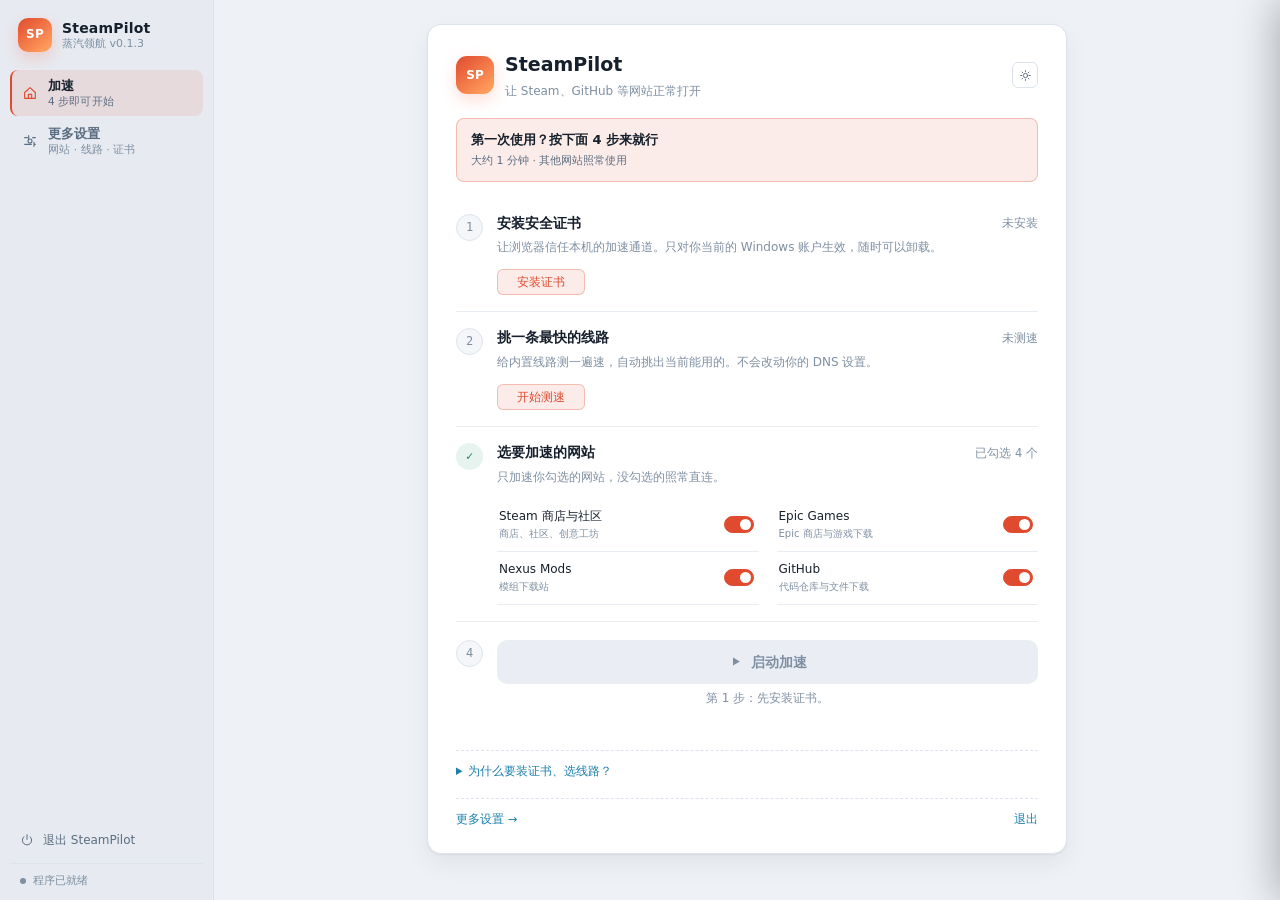
<file: static/index.html>
<!DOCTYPE html>
<html lang="zh-CN" data-theme="light">
<head>
  <meta charset="UTF-8" />
  <meta name="viewport" content="width=device-width, initial-scale=1.0" />
  <title>SteamPilot · 蒸汽领航</title>
  <link rel="stylesheet" href="styles.css" />
</head>
<body>
<div class="app">
  <!-- ==================== 左侧导航 ==================== -->
  <aside class="rail">
    <div class="brand">
      <div class="brand-mark">SP</div>
      <div class="brand-txt">
        <strong>SteamPilot</strong>
        <span>蒸汽领航 v0.1.3</span>
      </div>
    </div>

    <nav class="nav" id="nav">
      <button class="nav-item active" data-view="home">
        <svg viewBox="0 0 24 24"><path d="M4 11.2 12 4l8 7.2V20H4z"/><path d="M9.5 20v-6h5v6"/></svg>
        <span class="nav-txt"><b>加速</b><i id="nav-sub-home">四步完成设置</i></span>
      </button>
      <button class="nav-item nav-home-toggle" data-view="advanced">
        <svg viewBox="0 0 24 24"><circle cx="12" cy="12" r="3"/><path d="M4 7h4M16 7h4M4 17h10M18 17h2M10 4v6M18 14v6"/></svg>
        <span class="nav-txt"><b>更多设置</b><i>网站 · 线路 · 证书</i></span>
      </button>
      <div class="nav-divider nav-advanced"></div>
      <button class="nav-item nav-advanced" data-view="services">
        <svg viewBox="0 0 24 24"><rect x="3" y="4" width="18" height="7" rx="2"/><rect x="3" y="14" width="18" height="7" rx="2"/><path d="M7 7.5h.01M7 17.5h.01"/></svg>
        <span class="nav-txt"><b>网站列表</b><i id="nav-sub-services">0 / 0</i></span>
      </button>
      <button class="nav-item nav-advanced" data-view="cdn">
        <svg viewBox="0 0 24 24"><path d="M6.5 18.5a4.5 4.5 0 0 1-.3-9A6 6 0 0 1 18 10a4.25 4.25 0 0 1-.4 8.5H6.5Z"/><path d="M12 13v4"/></svg>
        <span class="nav-txt"><b>线路测速</b><i id="nav-sub-cdn">0 / 4 线路启用</i></span>
      </button>
      <button class="nav-item nav-advanced" data-view="settings">
        <svg viewBox="0 0 24 24"><circle cx="12" cy="12" r="3"/><path d="M4 7h4M16 7h4M4 17h10M18 17h2M10 4v6M18 14v6"/></svg>
        <span class="nav-txt"><b>常规设置</b><i>开机 · 代理 · 证书</i></span>
      </button>
    </nav>

    <div class="rail-gap"></div>

    <div class="rail-actions">
      <button class="rail-btn" id="quit-app">
        <svg viewBox="0 0 24 24"><path d="M12 3v8"/><path d="M6.5 6.5a8 8 0 1 0 11 0"/></svg>
        <span>退出 SteamPilot</span>
      </button>
    </div>

    <div class="rail-status">
      <span class="dot" id="side-dot"></span>
      <span id="side-status">后端已连接</span>
    </div>
  </aside>

  <!-- ==================== 工作区 ==================== -->
  <div class="workspace">

    <!-- ---------- 首页：四步引导 ---------- -->
    <section class="view active" id="view-home">
      <div class="home-wrap">
        <div class="home-card">
          <div class="home-top">
            <div class="home-brand">
              <span class="home-mark">SP</span>
              <div>
                <h1>SteamPilot</h1>
                <p>让 Steam、GitHub 等网站正常打开</p>
              </div>
            </div>
            <button class="btn-icon" id="home-theme" title="切换深浅主题" aria-label="切换主题">
              <svg viewBox="0 0 24 24"><path d="M12 3v2M12 19v2M3 12h2M19 12h2M5.6 5.6l1.4 1.4M17 17l1.4 1.4M18.4 5.6 17 7M7 17l-1.4 1.4"/><circle cx="12" cy="12" r="4"/></svg>
            </button>
          </div>

          <div class="home-welcome">
            <strong>第一次使用？按下面 4 步来就行</strong>
            <span>大约 1 分钟 · 其他网站照常使用</span>
          </div>

          <ol class="steps-list">
            <li class="step-item" id="step-ca">
              <span class="step-no" data-num="1">1</span>
              <div class="step-body">
                <div class="step-line"><strong>安装安全证书</strong><span class="step-state" id="step-ca-state">未完成</span></div>
                <p>让浏览器信任本机的加速通道。只对你当前的 Windows 账户生效，随时可以卸载。</p>
                <button class="btn-sm accent" id="step-ca-btn">安装证书</button>
              </div>
            </li>

            <li class="step-item" id="step-nodes">
              <span class="step-no" data-num="2">2</span>
              <div class="step-body">
                <div class="step-line"><strong>挑一条最快的线路</strong><span class="step-state" id="step-nodes-state">未测速</span></div>
                <p>给内置线路测一遍速，自动挑出当前能用的。不会改动你的 DNS 设置。</p>
                <button class="btn-sm accent" id="step-nodes-btn">开始测速</button>
              </div>
            </li>

            <li class="step-item" id="step-sites">
              <span class="step-no" data-num="3">3</span>
              <div class="step-body">
                <div class="step-line"><strong>选要加速的网站</strong><span class="step-state" id="step-sites-state">已选 0 个</span></div>
                <p>只加速你勾选的网站，没勾选的照常直连。</p>
                <div class="home-sites" id="home-sites"></div>
              </div>
            </li>

            <li class="step-item" id="step-run">
              <span class="step-no" data-num="4">4</span>
              <div class="step-body">
                <button class="home-run" id="home-run">
                  <svg viewBox="0 0 24 24" class="home-run-ico"><path d="M8 5.5v13l11-6.5z" fill="currentColor" stroke="none"/></svg>
                  <span id="home-run-label">启动加速</span>
                </button>
                <p class="home-hint" id="home-hint">完成前面的步骤后即可启动。</p>
              </div>
            </li>
          </ol>

          <details class="home-help">
            <summary>为什么要装证书、选线路？</summary>
            <p>这些网站在国内访问时容易被干扰，常常打不开或特别慢。软件会先把它们引到本机的加速通道，再从提前测速挑出来的线路转发出去。证书只是让浏览器信任这条本机通道。只有你勾选的网站会走加速，其他网站照常直连。</p>
            <p>隐私说明：已勾选网站的 HTTPS 内容会经过本机代理，理论上在本机可见；软件不会记录 Cookie、密码等信息，也不会上传。不勾选的网站完全不经过本软件。</p>
          </details>

          <div class="home-foot">
            <button class="link-btn" data-goto="advanced">更多设置 →</button>
            <button class="link-btn" id="home-quit">退出</button>
          </div>
        </div>
      </div>
    </section>

    <!-- ---------- 服务管理 ---------- -->
    <section class="view" id="view-services">
      <div class="page">
        <header class="page-head">
          <div>
            <h2>服务管理</h2>
            <p>勾选需要加速的站点；创意工坊修复是 Steam 的内置子功能。</p>
          </div>
          <div class="page-actions">
            <span class="pill" id="svc-count">已启用 0 / 0</span>
          </div>
        </header>
        <div class="tree" id="service-tree"></div>
        <footer class="simple-foot">
          <span class="foot-note">本地节点池 · 手动更新</span>
          <button class="btn-sm" id="btn-refresh">重新优选</button>
        </footer>
      </div>
    </section>

    <!-- ---------- CDN 优选 ---------- -->
    <section class="view" id="view-cdn">
      <div class="page">
        <header class="page-head">
          <div>
            <h2>CDN 优选与上游加速</h2>
            <p>每条线路独立测速，只对启用的线路生效，其余流量保持直连。</p>
          </div>
          <div class="page-actions">
            <button class="btn-sm" id="cdn-settings-btn" title="测速设置">
              <svg viewBox="0 0 24 24" class="btn-ico"><path d="M4 7h9M17 7h3M4 17h3M11 17h9"/><circle cx="15" cy="7" r="2"/><circle cx="9" cy="17" r="2"/></svg>
              测速设置
            </button>
          </div>
        </header>

        <div class="cdn-controls">
          <label class="cc-num"><span>测速总限速</span><input class="text-input narrow" id="cdn-total-limit" type="number" min="10" max="10000" step="10" value="1000" /><em>Mbps</em></label>
          <span class="pill" id="cdn-last-test">尚未测速</span>
        </div>

        <div class="cdn-list" id="cdn-grid"></div>

        <footer class="simple-foot">
          <span class="foot-note">本地节点池 · 手动更新 · 仅 IPv4</span>
          <button class="btn-sm" id="btn-refresh">重新测速已启用的 CDN</button>
        </footer>
      </div>
    </section>

    <!-- ---------- 设置 ---------- -->
    <section class="view" id="view-settings">
      <div class="page">
        <div class="tab-pane active">
          <section class="sec">
            <div class="sec-head"><h3>常规</h3></div>
            <div class="row-line">
              <div class="row-label"><strong>界面主题</strong><span>切换后立即生效并记住选择</span></div>
              <select id="set-theme"><option value="dark">深色</option><option value="light">浅色</option></select>
            </div>
            <label class="row-line">
              <div class="row-label"><strong>开机自启</strong><span>登录 Windows 后自动启动</span></div>
              <input type="checkbox" class="sw" id="set-startup" />
            </label>
            <label class="row-line">
              <div class="row-label"><strong>静默启动</strong><span>只驻留托盘，不弹出主窗口</span></div>
              <input type="checkbox" class="sw" id="set-silent" />
            </label>
            <label class="row-line">
              <div class="row-label"><strong>启动后自动加速</strong><span>沿用上次启用的服务</span></div>
              <input type="checkbox" class="sw" id="set-auto" />
            </label>
            <div class="row-line">
              <div class="row-label"><strong>检查更新</strong><span id="update-status">当前版本 v0.1.3 · GitHub Releases 通道</span></div>
              <div class="row-update-actions">
                <button class="btn-sm" id="btn-check-update" title="检查是否有新版本">检查</button>
                <button class="btn-sm accent" id="btn-mirror" title="通过 gh-proxy 镜像下载安装包" hidden>镜像下载</button>
                <input type="checkbox" class="sw" id="set-update" checked title="启动时自动检查更新" />
              </div>
            </div>
          </section>

          <section class="sec">
            <div class="sec-head"><h3>网络接管</h3><span class="pill ok">系统代理 + PAC</span></div>
            <p class="sec-note">启动时把系统代理指向一个本地分流文件：只有勾选的网站走加速，其他网站照常直连。不需要管理员权限，也不装虚拟网卡。</p>
            <label class="row-line">
              <div class="row-label"><strong>退出时自动恢复</strong><span>关闭软件时还原你原来的代理设置</span></div>
              <input type="checkbox" class="sw" id="capture-restore" checked />
            </label>
          </section>

          <section class="sec">
            <div class="sec-head"><h3>本地证书</h3><span class="pill" id="ca-pill">未安装</span></div>
            <div class="cert-card">
              <div class="cert-ico">
                <svg viewBox="0 0 24 24"><path d="M12 3l7 3v6c0 4-3 7-7 9-4-2-7-5-7-9V6z"/><path d="m9 12 2 2 4-4"/></svg>
              </div>
              <div class="cert-txt">
                <strong id="ca-status">本地根证书未安装</strong>
                <p>浏览器到本地代理这一段需要被信任的证书。安装会弹出系统确认，程序绝不静默写入根证书。</p>
              </div>
              <div class="cert-actions">
                <button class="btn-sm accent" id="install-ca">安装证书</button>
                <button class="btn-sm" id="uninstall-ca">取消信任</button>
              </div>
            </div>
          </section>
        </div>
      </div>
    </section>

  </div>
</div>

  <!-- ---------- 测速设置抽屉 ---------- -->
  <div class="drawer-mask" id="drawer-mask"></div>
  <aside class="drawer" id="test-drawer" aria-hidden="true">
    <div class="drawer-head">
      <div><h3>测速设置</h3><p>测速标的按线路分开，其余参数对所有线路生效</p></div>
      <button class="btn-icon" id="drawer-close" title="关闭" aria-label="关闭">
        <svg viewBox="0 0 24 24"><path d="m6 6 12 12M18 6 6 18"/></svg>
      </button>
    </div>

    <div class="drawer-body">
      <div class="tset-grid">
        <section class="tset-group">
          <h4>测速标的（按线路）</h4>
          <p class="tset-tip">每条线路只测自己 CDN 上的文件。四家链接不能共用，否则测出来的速率是假的。</p>
          <div class="url-list" id="ts-url-list"></div>

          <h4>候选与复用</h4>
          <label class="tset-row">
            <div><strong>复用 5 分钟内的优选结果</strong><small>重复测速时先看上次结果是否还新</small></div>
            <input type="checkbox" class="sw" id="ts-reuse" />
          </label>
          <label class="tset-row">
            <div><strong>随机替换被测 IP</strong><small>测速前将每个 IPv4 的末段随机替换为 10~254</small></div>
            <input type="checkbox" class="sw" id="ts-random-tail" />
          </label>
          <div class="tset-row">
            <div><strong>测速 IP 列表</strong><small>使用内置节点池，本地文件手动更新</small></div>
            <span class="pill" id="ts-ip-count">0 个 IP</span>
          </div>
        </section>

        <section class="tset-group">
          <h4>速率筛选</h4>
          <label class="tset-row">
            <div><strong>最低速率</strong><small>全部批次测速汇总后，低于该速率的节点不进入结果</small></div>
            <span class="num-wrap"><input class="text-input narrow" id="ts-min-speed" type="number" min="1" max="10000" step="1" value="10" /><em>Mbps</em></span>
          </label>
          <label class="tset-row">
            <div><strong>优选 IP 保留上限</strong><small>汇总后按速度优先、延迟次优先保留</small></div>
            <input class="text-input narrow" id="ts-keep" type="number" min="1" max="64" value="2" />
          </label>

          <h4>批次与并发</h4>
          <label class="tset-row">
            <div><strong>参与后续检测数量</strong><small>0 表示全部 IP；否则按延迟从快到慢取</small></div>
            <input class="text-input narrow" id="ts-stage1" type="number" min="0" max="256" value="8" />
          </label>
          <label class="tset-row">
            <div><strong>每批测速 IP 上限</strong><small>一次只测一个，结果最稳但会慢一些</small></div>
            <input class="text-input narrow" id="ts-batch" type="number" min="1" max="64" value="1" />
          </label>
          <label class="tset-row">
            <div><strong>手动及启动测速并发数</strong><small>内部并发，不是同时启用的 CDN 数量</small></div>
            <input class="text-input narrow" id="ts-concurrency" type="number" min="1" max="128" value="8" />
          </label>
        </section>
      </div>

      <details class="tset-adv">
        <summary>高级探测参数</summary>
        <div class="tset-adv-body">
          <label class="tset-row"><div><strong>握手超时</strong><small>TCP + TLS 握手等待上限</small></div><span class="num-wrap"><input class="text-input narrow" id="ts-timeout" type="number" min="500" max="15000" step="500" value="4000" /><em>ms</em></span></label>
          <label class="tset-row"><div><strong>取样大小</strong><small>下载测速的 Range 取样长度</small></div><span class="num-wrap"><input class="text-input narrow" id="ts-sample" type="number" min="1" max="64" value="8" /><em>MB</em></span></label>
          <label class="tset-row"><div><strong>上游别名 SNI</strong><small>Akamai 证书校验所用的合法别名</small></div>
            <select id="ts-alias">
              <option value="auto">自动轮换</option>
              <option value="steamcommunity-a.akamaihd.net">steamcommunity-a.akamaihd.net</option>
              <option value="steamstore-a.akamaized.net">steamstore-a.akamaized.net</option>
              <option value="steamcdn-a.akamaihd.net">steamcdn-a.akamaihd.net</option>
              <option value="steambroadcast.akamaized.net">steambroadcast.akamaized.net</option>
            </select>
          </label>
          <label class="tset-row"><div><strong>证书校验保留数</strong><small>通过严格验签后进入测速的节点数</small></div><input class="text-input narrow" id="ts-stage2" type="number" min="1" max="64" value="4" /></label>
        </div>
      </details>
    </div>

    <div class="drawer-foot">
      <span class="drawer-note">设置保存在本机，不影响白名单以外的流量。</span>
      <div>
        <button class="btn-sm" id="drawer-cancel">取消</button>
        <button class="btn-sm accent" id="drawer-save">保存设置</button>
      </div>
    </div>
  </aside>

<div class="toast" id="toast"></div>
<script src="nodes-data.js"></script>
<script src="app.js"></script>
</body>
</html>
</file>
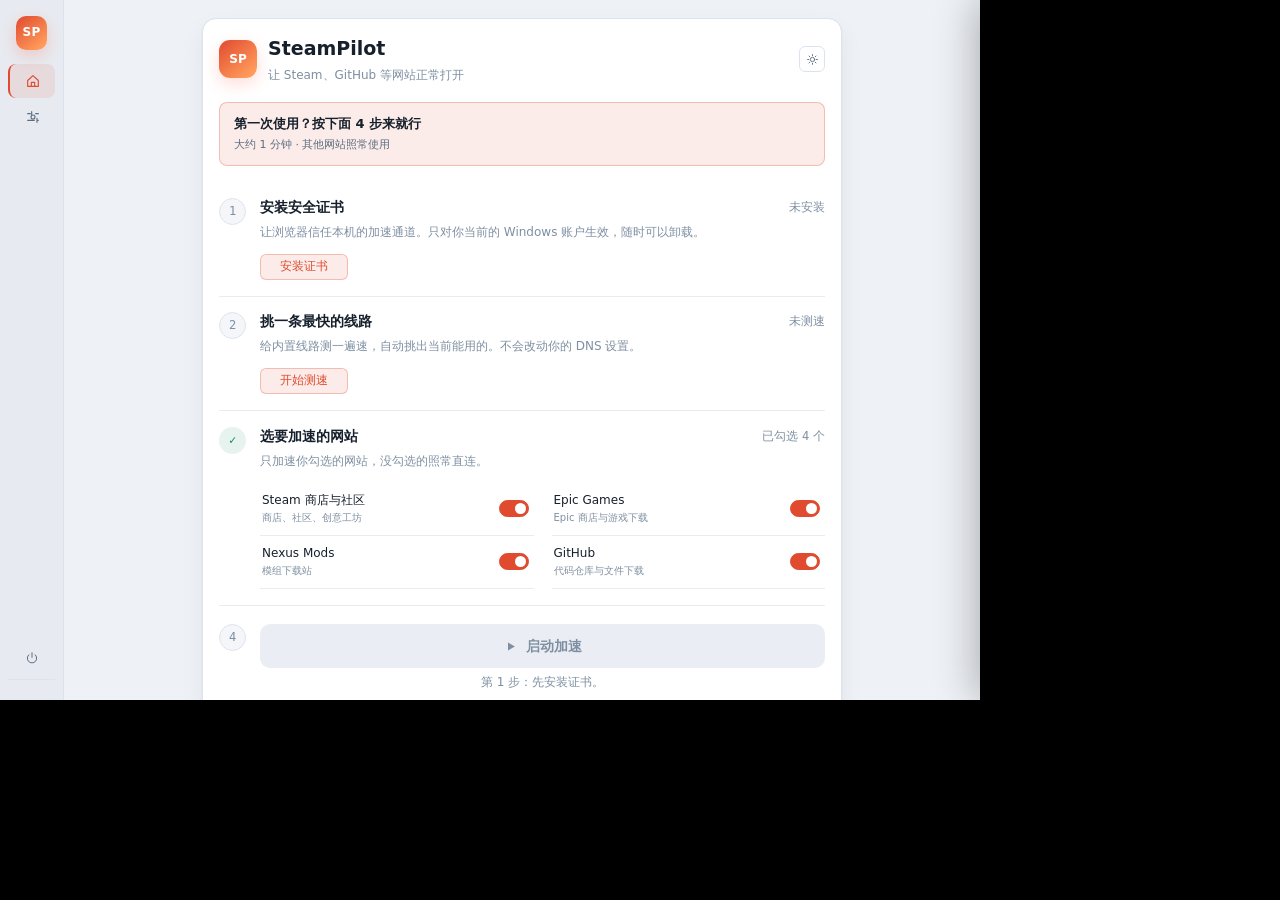
<file: static/_preview.html>
<!doctype html>
<html lang="zh-CN">
<head><meta charset="utf-8"><title>SteamPilot 预览</title></head>
<body style="margin:0;background:#000;overflow:hidden">
  <div id="box" style="transform-origin:0 0">
    <iframe id="f" src="index.html" style="border:0;display:block"></iframe>
  </div>
  <script>
    const p = new URLSearchParams(location.search);
    const f = document.getElementById("f");
    // 默认按应用真实窗口尺寸预览；可用 w/h 覆盖，scale 控制缩放。
    const W = Number(p.get("w")) || 980, H = Number(p.get("h")) || 700;
    const scale = Number(p.get("scale")) || 1;
    const box = document.getElementById("box");
    box.style.width = W + "px"; box.style.height = H + "px";
    box.style.transform = `scale(${scale})`;
    f.style.width = W + "px"; f.style.height = H + "px";
    const th0 = p.get("theme");
    if (th0) f.src = `index.html?theme=${th0}`;
    f.addEventListener("load", () => {
      const d = f.contentDocument;
      const v = p.get("v");
      if (v) {
        const b = d.querySelector(`[data-view="${v}"]`);
        if (b) b.click();
      }
      const t = p.get("t");
      if (t) {
        const b = d.querySelector(`.subtab[data-tab="${t}"]`);
        if (b) b.click();
      }
      const op = p.get("open");
      if (op) {
        const b = d.querySelector(`[data-info="${op}"]`);
        if (b) b.click();
      }
      if (p.get("drawer")) {
        const b = d.getElementById("cdn-settings-btn");
        if (b) b.click();
      }
      const th = p.get("theme");
      if (th) setTimeout(() => { d.documentElement.dataset.theme = th; }, 250);
    });
  </script>
</body>
</html>
</file>
<file: static/styles.css>
/* ==========================================================================
   SteamPilot 界面样式
   布局参考：左侧导航 / 中间列表 / 右侧控制栏，工作区各页可独立滚动
   配色：石墨底 + 炭火主色（动作）+ 钢蓝数据色（指标），与纯红方案区分
   ========================================================================== */

:root {
  --bg: #0b0f14;
  --rail: #0d131a;
  --panel: #111922;
  --panel-2: #16202b;
  --panel-3: #1b2733;
  --line: #1e2a36;
  --line-soft: #17212b;
  --text: #e7eef6;
  --dim: #8ba0b4;
  --dim-2: #63788d;
  --accent: #ff6448;
  --accent-soft: rgba(255, 100, 72, 0.13);
  --accent-line: rgba(255, 100, 72, 0.38);
  --steel: #58b6e0;
  --steel-soft: rgba(88, 182, 224, 0.13);
  --green: #3fce8f;
  --green-soft: rgba(63, 206, 143, 0.12);
  --amber: #e9b44c;
  --amber-soft: rgba(233, 180, 76, 0.12);
  --cb-border: #33465a;
  --shadow: 0 1px 0 rgba(255, 255, 255, 0.02), 0 12px 30px rgba(0, 0, 0, 0.35);
}

html[data-theme="light"] {
  --bg: #eef1f5;
  --rail: #e7ebf1;
  --panel: #ffffff;
  --panel-2: #f4f6fa;
  --panel-3: #eaeef4;
  --line: #dde3ec;
  --line-soft: #e8edf3;
  --text: #16202c;
  --dim: #5b6d80;
  --dim-2: #7e8fa2;
  --accent: #e04a2f;
  --accent-soft: rgba(224, 74, 47, 0.1);
  --accent-line: rgba(224, 74, 47, 0.3);
  --steel: #1c7fae;
  --steel-soft: rgba(28, 127, 174, 0.1);
  --green: #17855c;
  --green-soft: rgba(23, 133, 92, 0.1);
  --amber: #9a6a00;
  --amber-soft: rgba(154, 106, 0, 0.1);
  --cb-border: #b9c6d5;
  --shadow: 0 1px 2px rgba(22, 32, 44, 0.06), 0 10px 24px rgba(22, 32, 44, 0.06);
}

* { box-sizing: border-box; }

html, body { height: 100%; }
body {
  margin: 0;
  overflow: hidden;
  background: var(--bg);
  color: var(--text);
  font: 13px/1.45 "Segoe UI", "Microsoft YaHei", system-ui, -apple-system, sans-serif;
  -webkit-font-smoothing: antialiased;
}

button, input, select { font: inherit; color: inherit; }
button { cursor: pointer; border: 0; background: none; padding: 0; }
svg { width: 16px; height: 16px; fill: none; stroke: currentColor; stroke-width: 1.7; stroke-linecap: round; stroke-linejoin: round; flex: 0 0 auto; }
input, select { outline: none; }
::selection { background: var(--accent-soft); }

/* 滚动条 */
::-webkit-scrollbar { width: 10px; height: 10px; }
::-webkit-scrollbar-thumb { background: var(--panel-3); border-radius: 8px; border: 2px solid transparent; background-clip: padding-box; }
::-webkit-scrollbar-thumb:hover { background: var(--dim-2); background-clip: padding-box; border: 2px solid transparent; }
::-webkit-scrollbar-track { background: transparent; }

/* ============================ 左侧导航 ============================ */
.app { display: flex; height: 100vh; }

.rail {
  width: 214px; flex: 0 0 214px;
  background: var(--rail);
  border-right: 1px solid var(--line);
  display: flex; flex-direction: column;
  padding: 16px 10px 0;
}

.brand { display: flex; align-items: center; gap: 10px; padding: 2px 8px 18px; }
.brand-mark {
  width: 34px; height: 34px; border-radius: 10px;
  display: grid; place-items: center;
  background: linear-gradient(140deg, var(--accent), #ff9a5a 85%);
  color: #fff; font-size: 12px; font-weight: 800; letter-spacing: 0.4px;
  box-shadow: 0 6px 16px rgba(255, 100, 72, 0.25);
}
.brand-txt { display: flex; flex-direction: column; line-height: 1.3; min-width: 0; }
.brand-txt strong { font-size: 14px; letter-spacing: 0.2px; }
.brand-txt span { color: var(--dim-2); font-size: 11px; }

.nav { display: flex; flex-direction: column; gap: 2px; }
.nav-item {
  display: flex; align-items: center; gap: 10px;
  padding: 8px 10px; border-radius: 8px;
  color: var(--dim); text-align: left;
  border-left: 2px solid transparent;
  transition: background 0.14s, color 0.14s;
}
.nav-item:hover { background: var(--panel); color: var(--text); }
.nav-item.active { background: var(--accent-soft); color: var(--text); border-left-color: var(--accent); }
.nav-item.active svg { color: var(--accent); }
.nav-txt { display: flex; flex-direction: column; line-height: 1.28; min-width: 0; }
.nav-txt b { font-size: 13px; font-weight: 600; }
.nav-txt i { font-style: normal; color: var(--dim-2); font-size: 10.5px; letter-spacing: 0.1px; }
.nav-item.active .nav-txt i { color: var(--dim); }

.rail-gap { flex: 1; }

.traffic {
  border-top: 1px solid var(--line);
  border-bottom: 1px solid var(--line);
  padding: 10px 10px 9px;
  display: flex; flex-direction: column; gap: 6px;
}
.traffic-row { display: flex; align-items: center; justify-content: space-between; font-size: 11px; color: var(--dim-2); }
.traffic-row b { font-family: Consolas, "Courier New", monospace; font-size: 11px; color: var(--dim); font-weight: 500; }
.traffic-row.total { margin-top: 3px; padding-top: 7px; border-top: 1px dashed var(--line); color: var(--dim); }
.traffic-row.total b { color: var(--steel); }

.rail-actions { display: flex; flex-direction: column; gap: 1px; padding: 6px 0; }
.rail-btn {
  display: flex; align-items: center; gap: 9px;
  padding: 8px 10px; border-radius: 7px; color: var(--dim); font-size: 12px;
}
.rail-btn:hover { background: var(--panel); color: var(--text); }
.rail-btn svg { width: 14px; height: 14px; }

.rail-status {
  display: flex; align-items: center; gap: 7px;
  padding: 9px 10px 11px; border-top: 1px solid var(--line);
  color: var(--dim-2); font-size: 11px;
}
.dot { width: 6px; height: 6px; border-radius: 50%; background: var(--dim-2); display: inline-block; }
.dot.on { background: var(--green); box-shadow: 0 0 0 3px var(--green-soft); }

/* ============================ 工作区 ============================ */
.workspace { flex: 1; min-width: 0; display: flex; }
.view { display: none; flex: 1; min-width: 0; }
.view.active { display: flex; }

.col { display: flex; flex-direction: column; min-width: 0; min-height: 0; }
.list-col { flex: 1; background: var(--bg); }
.side-col { width: 296px; flex: 0 0 296px; background: var(--rail); border-left: 1px solid var(--line); overflow: auto; }

.col-head {
  height: 52px; flex: 0 0 52px;
  display: flex; align-items: center; justify-content: space-between; gap: 12px;
  padding: 0 14px;
  border-bottom: 1px solid var(--line);
  background: var(--bg);
}
.col-title { display: flex; align-items: baseline; gap: 9px; min-width: 0; }
.col-title h2 { margin: 0; font-size: 14px; font-weight: 650; letter-spacing: 0.2px; }
.count { color: var(--dim-2); font-size: 11px; }
.hint { color: var(--dim-2); font-size: 10.5px; }
.col-tools { display: flex; align-items: center; gap: 10px; }

.mini-check { display: flex; align-items: center; gap: 6px; color: var(--dim); font-size: 11.5px; cursor: pointer; user-select: none; white-space: nowrap; }
.mini-check input { margin: 0; }

.search {
  display: flex; align-items: center; gap: 6px;
  background: var(--panel); border: 1px solid var(--line);
  border-radius: 7px; padding: 0 8px; height: 28px;
  transition: border-color 0.14s;
}
.search:focus-within { border-color: var(--accent-line); }
.search svg { width: 13px; height: 13px; color: var(--dim-2); }
.search input { width: 150px; border: 0; background: none; font-size: 12px; }
.search input::placeholder { color: var(--dim-2); }

/* 自定义勾选框 */
input[type="checkbox"].cb, .mini-check input, #svc-all {
  appearance: none; width: 14px; height: 14px; border-radius: 4px;
  border: 1px solid var(--cb-border); background: var(--panel-2);
  display: inline-grid; place-content: center; cursor: pointer; flex: 0 0 auto;
  transition: 0.13s;
}
input[type="checkbox"].cb:hover, #svc-all:hover { border-color: var(--accent); }
input[type="checkbox"].cb:checked, #svc-all:checked {
  background: var(--accent); border-color: var(--accent);
}
input[type="checkbox"].cb:checked::after, #svc-all:checked::after {
  content: ""; width: 8px; height: 4px; margin-top: -2px;
  border-left: 1.8px solid #fff; border-bottom: 1.8px solid #fff;
  transform: rotate(-45deg);
}
input[type="checkbox"].cb:indeterminate, #svc-all:indeterminate {
  background: var(--accent-soft); border-color: var(--accent-line);
}
input[type="checkbox"].cb:indeterminate::after, #svc-all:indeterminate::after {
  content: ""; width: 7px; height: 1.8px; background: var(--accent);
}

/* 开关 */
input[type="checkbox"].sw {
  appearance: none; width: 34px; height: 19px; flex: 0 0 34px;
  border-radius: 99px; background: var(--panel-3); border: 1px solid var(--line);
  position: relative; cursor: pointer; transition: 0.16s;
}
input[type="checkbox"].sw::after {
  content: ""; position: absolute; top: 2px; left: 2px;
  width: 13px; height: 13px; border-radius: 50%;
  background: var(--dim); transition: 0.16s;
}
input[type="checkbox"].sw:checked { background: var(--accent); border-color: var(--accent); }
input[type="checkbox"].sw:checked::after { left: 17px; background: #fff; }

/* 小号开关：放在服务详情里，不喧宾夺主 */
input[type="checkbox"].sw.sm { width: 30px; height: 17px; flex-basis: 30px; }
input[type="checkbox"].sw.sm::after { width: 11px; height: 11px; }
input[type="checkbox"].sw.sm:checked::after { left: 15px; }

/* ============================ 服务树 ============================ */
.tree { flex: 1; overflow: auto; padding: 6px 0 18px; }

.grp { padding: 0 8px; }
.grp-head {
  display: flex; align-items: center; gap: 8px;
  height: 34px; padding: 0 8px; border-radius: 7px;
  color: var(--text); user-select: none;
}
.grp-head:hover { background: var(--panel); }
.chev {
  width: 16px; height: 16px; display: grid; place-items: center;
  color: var(--dim-2); transition: transform 0.16s;
}
.chev svg { width: 12px; height: 12px; }
.grp.collapsed .chev { transform: rotate(-90deg); }
.grp-ico { width: 18px; height: 18px; display: grid; place-items: center; color: var(--steel); }
.grp-ico svg { width: 15px; height: 15px; }
.grp-name { font-size: 12.5px; font-weight: 600; letter-spacing: 0.2px; }
.grp-count { margin-left: auto; color: var(--dim-2); font-size: 11px; font-family: Consolas, monospace; }
.grp-body { padding: 1px 0 6px; }
.grp.collapsed .grp-body { display: none; }

.row {
  display: flex; align-items: center; gap: 8px;
  height: 32px; padding: 0 8px 0 26px; border-radius: 6px;
  position: relative; user-select: none;
}
.row:hover { background: var(--panel); }
.row-name { font-size: 12.5px; color: var(--text); cursor: default; }
.row.dim .row-name { color: var(--dim); }
.row .chip {
  font-size: 9.5px; letter-spacing: 0.3px; text-transform: uppercase;
  padding: 1px 5px; border-radius: 4px; color: var(--dim);
  background: var(--panel-2); border: 1px solid var(--line); opacity: 0;
  transition: opacity 0.12s;
}
.row:hover .chip, .row.open .chip { opacity: 1; }
.chip.akamai { color: #ff9f6e; }
.chip.fastly { color: #a08cff; }
.chip.cloudflare { color: var(--amber); }
.chip.auto { color: var(--steel); }
.chip.fix { color: var(--green); }
.row-info {
  margin-left: auto; width: 20px; height: 20px; border-radius: 5px;
  display: grid; place-items: center; color: var(--dim-2); opacity: 0;
}
.row:hover .row-info, .row.open .row-info { opacity: 1; }
.row-info:hover { background: var(--panel-3); color: var(--text); }
.row-info svg { width: 13px; height: 13px; }

.row-detail {
  margin: 2px 8px 6px 26px; padding: 10px 12px;
  background: var(--panel); border: 1px solid var(--line);
  border-left: 2px solid var(--accent-line);
  border-radius: 0 7px 7px 0;
  display: grid; gap: 5px;
  animation: fade 0.14s ease-out;
}
@keyframes fade { from { opacity: 0; transform: translateY(-3px); } to { opacity: 1; transform: none; } }
.row-detail div { display: flex; gap: 10px; font-size: 11.5px; }
.row-detail span { color: var(--dim-2); flex: 0 0 62px; }
.row-detail code { font-family: Consolas, monospace; color: var(--dim); font-size: 11px; word-break: break-all; }

.add-row {
  width: calc(100% - 32px);
  margin: 10px 16px 0; padding: 8px; border-radius: 6px;
  color: var(--dim); cursor: pointer;
  border: 1px dashed var(--line);
  display: flex; align-items: center; gap: 7px;
  font-size: 11.5px; text-align: left;
  transition: 0.14s;
}
.add-row:hover { color: var(--accent); border-color: var(--accent-line); background: var(--accent-soft); }
.add-row svg { width: 12px; height: 12px; }

.add-form {
  margin: 6px 16px 0; padding: 12px;
  background: var(--panel); border: 1px solid var(--line); border-radius: 8px;
  display: flex; flex-direction: column; gap: 8px;
}
.add-form input {
  height: 28px; padding: 0 9px; font-size: 11.5px;
  background: var(--panel-2); border: 1px solid var(--line); border-radius: 6px;
}
.add-form input:focus { border-color: var(--accent-line); }
.add-form .form-actions { display: flex; justify-content: flex-end; gap: 6px; }

.col-foot {
  display: flex; align-items: center; justify-content: space-between; gap: 12px;
  padding: 0 14px; border-top: 1px solid var(--line);
  background: var(--rail);
}
.foot-note { color: var(--dim-2); font-size: 11px; }
.foot-actions { display: flex; align-items: center; gap: 6px; }

.btn-sm {
  height: 26px; padding: 0 10px; border-radius: 6px;
  border: 1px solid var(--line); background: var(--panel);
  color: var(--dim); font-size: 11.5px; white-space: nowrap;
  transition: 0.14s;
}
.btn-sm:hover { color: var(--text); border-color: #33465a; }
.btn-sm.accent { background: var(--accent-soft); border-color: var(--accent-line); color: var(--accent); }
.btn-sm.accent:hover { background: var(--accent); color: #fff; }
.btn-icon {
  width: 26px; height: 26px; border-radius: 6px;
  border: 1px solid var(--line); background: var(--panel);
  display: grid; place-items: center; color: var(--dim);
}
.btn-icon:hover { color: var(--accent); border-color: var(--accent-line); }
.btn-icon svg { width: 13px; height: 13px; }

/* ============================ 右侧控制栏 ============================ */
.side-head { background: transparent; border-bottom-color: var(--line); padding: 0 14px; }
.state { display: flex; align-items: center; gap: 6px; color: var(--dim-2); font-size: 11px; }
.state.on { color: var(--green); }

.side-body { padding: 14px; }
.run-wrap { display: flex; gap: 6px; }
.run-btn {
  flex: 1; height: 38px; border-radius: 8px;
  display: flex; align-items: center; justify-content: center; gap: 7px;
  background: var(--accent); color: #fff; font-size: 13px; font-weight: 600;
  box-shadow: 0 8px 20px rgba(255, 100, 72, 0.22);
  transition: filter 0.14s;
}
.run-btn:hover { filter: brightness(1.08); }
.run-btn .run-ico { width: 14px; height: 14px; }
.run-btn.running { background: var(--panel-3); color: var(--text); box-shadow: none; border: 1px solid var(--line); }
.run-hint { margin: 9px 0 0; color: var(--dim-2); font-size: 11px; line-height: 1.6; }

.side-h {
  margin: 18px 0 8px; font-size: 11px; font-weight: 600;
  color: var(--dim-2); letter-spacing: 0.6px; text-transform: uppercase;
  display: flex; align-items: center; justify-content: space-between;
}
.side-h .link { color: var(--steel); font-size: 10.5px; text-transform: none; letter-spacing: 0; cursor: pointer; }
.side-h .link:hover { text-decoration: underline; }

.kv { margin: 0; display: flex; flex-direction: column; }
.kv div { display: flex; align-items: center; justify-content: space-between; gap: 10px; padding: 6px 0; }
.kv dt { color: var(--dim-2); font-size: 11.5px; }
.kv dd { margin: 0; font-size: 11.5px; color: var(--text); text-align: right; }
.kv dd.mono { font-family: Consolas, monospace; font-size: 11px; max-width: 158px; overflow: hidden; text-overflow: ellipsis; white-space: nowrap; }
.kv dd.good { color: var(--green); }
.kv dd.wait { color: var(--amber); }

.mini-log { list-style: none; margin: 0; padding: 0; display: flex; flex-direction: column; gap: 5px; }
.mini-log li {
  font-size: 11px; color: var(--dim); line-height: 1.5;
  padding-left: 10px; position: relative;
  overflow: hidden; text-overflow: ellipsis; white-space: nowrap;
}
.mini-log li::before {
  content: ""; position: absolute; left: 0; top: 6px;
  width: 4px; height: 4px; border-radius: 50%; background: var(--dim-2);
}
.mini-log li.ok::before { background: var(--green); }
.mini-log li.warn::before { background: var(--amber); }

.notice {
  margin: 18px 0 0; padding: 9px 10px;
  background: var(--panel); border: 1px dashed var(--line); border-radius: 7px;
  color: var(--dim-2); font-size: 10.5px; line-height: 1.6;
}

/* ============================ 通用页面 ============================ */
.page { flex: 1; min-width: 0; overflow: auto; padding: 0 18px 26px; }
.page-head {
  display: flex; align-items: flex-start; justify-content: space-between; gap: 20px;
  padding: 18px 0 16px;
  position: sticky; top: 0; z-index: 6;
  background: linear-gradient(var(--bg) 78%, transparent);
}
.page-head h2 { margin: 0; font-size: 15px; font-weight: 650; }
.page-head p { margin: 5px 0 0; color: var(--dim-2); font-size: 11.5px; }
.page-actions { display: flex; align-items: center; gap: 8px; }

/* CDN 卡片：一行一条线路，右侧「测速设置 / 重新测速」两个按钮 */
.cdn-controls {
  display: flex; align-items: center; flex-wrap: wrap; gap: 10px 20px;
  padding: 10px 12px; margin-bottom: 10px;
  background: var(--panel); border: 1px solid var(--line); border-radius: 9px;
}
.cc-num { display: flex; align-items: center; gap: 8px; color: var(--dim-2); font-size: 11px; }
.cc-num .text-input { width: 86px; text-align: right; }
.cc-num em { font-style: normal; }
.cc-num .pill { margin-left: auto; }

.cdn-list { display: flex; flex-direction: column; gap: 8px; }
.cdn {
  display: flex; align-items: center; gap: 11px;
  background: var(--panel); border: 1px solid var(--line); border-radius: 9px;
  padding: 11px 12px; transition: border-color 0.16s;
}
.cdn:hover { border-color: #2a3a4a; }
.cdn.off { opacity: 0.6; }
.cdn-logo {
  width: 32px; height: 32px; border-radius: 8px; flex: 0 0 32px;
  display: grid; place-items: center;
  font-size: 11px; font-weight: 800; letter-spacing: 0.2px;
}
.cdn-logo.akamai { background: rgba(255, 100, 72, 0.14); color: #ff8f6f; }
.cdn-logo.fastly { background: rgba(160, 140, 255, 0.14); color: #a08cff; }
.cdn-logo.cloudflare { background: rgba(233, 180, 76, 0.14); color: var(--amber); }
.cdn-logo.cloudfront { background: rgba(88, 182, 224, 0.14); color: var(--steel); }
.cdn-id { flex: 1; min-width: 0; display: flex; flex-direction: column; gap: 3px; }
.cdn-title { display: flex; align-items: center; gap: 8px; }
.cdn-title strong { font-size: 12.5px; }
.cdn-count {
  font-size: 10px; color: var(--steel); background: var(--steel-soft);
  padding: 1px 6px; border-radius: 99px; white-space: nowrap;
}
.cdn-id small {
  color: var(--dim-2); font-size: 10.5px;
  overflow: hidden; text-overflow: ellipsis; white-space: nowrap;
}
.cdn-actions { display: flex; gap: 5px; }
.btn-icon.sm { width: 27px; height: 27px; }
.btn-icon.sm svg { width: 14px; height: 14px; }
.btn-icon:disabled { opacity: 0.4; cursor: not-allowed; }
.btn-ico { width: 13px; height: 13px; }

.pill {
  font-size: 10px; padding: 2px 7px; border-radius: 99px;
  background: var(--panel-2); color: var(--dim-2); border: 1px solid var(--line);
  white-space: nowrap;
}
.pill.ok { background: var(--green-soft); color: var(--green); border-color: transparent; }
.pill.wait { background: var(--amber-soft); color: var(--amber); border-color: transparent; }

/* 面板 */
.panel { background: var(--panel); border: 1px solid var(--line); border-radius: 10px; overflow: hidden; margin-top: 12px; }
.panel.flush { margin-top: 12px; }
.panel-head {
  display: flex; align-items: center; justify-content: space-between; gap: 12px;
  padding: 13px 15px; border-bottom: 1px solid var(--line);
}
.panel-head h3 { margin: 0; font-size: 12.5px; font-weight: 600; }
.panel-head span { color: var(--dim-2); font-size: 10.5px; margin-left: 8px; }
.panel-note { margin: 0; padding: 12px 15px 14px; color: var(--dim-2); font-size: 11px; line-height: 1.7; border-top: 1px solid var(--line-soft); }

/* 漏斗 */
.funnel { padding: 16px 15px 6px; display: flex; flex-direction: column; gap: 10px; }
.fn-row { display: grid; grid-template-columns: 88px 1fr 76px; align-items: center; gap: 12px; }
.fn-label { font-size: 11px; color: var(--dim); }
.fn-bar { height: 9px; border-radius: 5px; background: var(--panel-2); overflow: hidden; }
.fn-bar i { display: block; height: 100%; border-radius: 5px; background: linear-gradient(90deg, var(--accent), rgba(255, 154, 90, 0.55)); transition: width 0.5s ease-out; }
.fn-row:nth-child(2) .fn-bar i { background: linear-gradient(90deg, #ff7a52, rgba(255, 154, 90, 0.45)); }
.fn-row:nth-child(3) .fn-bar i { background: linear-gradient(90deg, #e9b44c, rgba(233, 180, 76, 0.4)); }
.fn-row:nth-child(4) .fn-bar i { background: linear-gradient(90deg, var(--steel), rgba(88, 182, 224, 0.35)); }
.fn-row:nth-child(5) .fn-bar i { background: linear-gradient(90deg, var(--green), rgba(63, 206, 143, 0.35)); }
.fn-val { text-align: right; font-family: Consolas, monospace; font-size: 12px; color: var(--text); }
.fn-val em { font-style: normal; color: var(--dim-2); font-size: 10px; margin-left: 4px; }

/* 过滤 chips */
.chips { display: flex; flex-wrap: wrap; gap: 6px; margin-bottom: 12px; }
.chip-btn {
  height: 26px; padding: 0 11px; border-radius: 6px;
  border: 1px solid var(--line); background: var(--panel);
  color: var(--dim); font-size: 11.5px; transition: 0.14s;
}
.chip-btn:hover { color: var(--text); border-color: #33465a; }
.chip-btn.active { background: var(--accent-soft); border-color: var(--accent-line); color: var(--accent); }

/* 表格 */
.table-wrap { overflow: auto; }
.dt { width: 100%; border-collapse: collapse; font-size: 11.5px; }
.dt th {
  text-align: left; font-weight: 500; color: var(--dim-2); font-size: 10.5px;
  letter-spacing: 0.4px; text-transform: uppercase;
  padding: 9px 12px; background: var(--panel-2);
  border-bottom: 1px solid var(--line); white-space: nowrap;
  position: sticky; top: 0;
}
.dt td { padding: 8px 12px; border-bottom: 1px solid var(--line-soft); white-space: nowrap; }
.dt tbody tr:hover td { background: var(--panel-2); }
.dt tbody tr:last-child td { border-bottom: 0; }
.dt .mono { font-family: Consolas, "Courier New", monospace; font-size: 11px; color: var(--dim); }
.dt .strong { color: var(--text); }
.lat { display: flex; align-items: center; gap: 8px; }
.lat b { font-family: Consolas, monospace; font-size: 11px; font-weight: 500; color: var(--steel); min-width: 42px; }
.lat .lb { width: 46px; height: 4px; border-radius: 3px; background: var(--panel-3); overflow: hidden; }
.lat .lb i { display: block; height: 100%; background: var(--steel); }
.copy {
  width: 22px; height: 22px; border-radius: 5px; display: grid; place-items: center;
  color: var(--dim-2); opacity: 0; transition: 0.12s;
}
.dt tbody tr:hover .copy { opacity: 1; }
.copy:hover { background: var(--panel-3); color: var(--text); }
.copy svg { width: 12px; height: 12px; }

/* 日志 */
.log-list {
  padding: 8px 15px 14px; max-height: calc(100vh - 230px); overflow: auto;
  font-family: Consolas, "Courier New", monospace; font-size: 11.5px;
}
.log-line { display: flex; gap: 10px; padding: 5px 0; border-bottom: 1px dashed var(--line-soft); color: var(--dim); }
.log-line .t { color: var(--dim-2); flex: 0 0 52px; }
.log-line .tag {
  flex: 0 0 44px; font-size: 10px; padding-top: 1px; color: var(--dim-2);
}
.log-line.ok .tag { color: var(--green); }
.log-line.warn .tag { color: var(--amber); }
.log-line.err .tag { color: var(--accent); }
.log-line .m { flex: 1; min-width: 0; word-break: break-all; }

/* ============================ 设置 ============================ */
.subtabs {
  display: flex; gap: 2px; padding: 4px; margin: 16px auto 18px;
  background: var(--panel); border: 1px solid var(--line); border-radius: 9px;
  width: fit-content;
}
.subtab {
  display: flex; align-items: center; gap: 6px;
  height: 28px; padding: 0 16px; border-radius: 6px;
  color: var(--dim-2); font-size: 12px; transition: 0.14s;
}
.subtab svg { width: 13px; height: 13px; }
.subtab:hover { color: var(--text); }
.subtab.active { background: var(--panel-3); color: var(--accent); box-shadow: inset 0 0 0 1px var(--line); }

.tab-pane { display: none; max-width: 760px; margin: 0 auto; }
.tab-pane.active { display: block; }

.sec { padding: 4px 0 18px; }
.sec + .sec { border-top: 1px solid var(--line); padding-top: 16px; }
.sec-head { display: flex; align-items: center; gap: 10px; margin-bottom: 6px; }
.sec-head h3 { margin: 0; font-size: 12.5px; font-weight: 600; }
.sec-head p { margin: 0; color: var(--dim-2); font-size: 10.5px; }
.sec-head .pill { margin-left: auto; }

.row-line {
  display: flex; align-items: center; justify-content: space-between; gap: 24px;
  padding: 10px 0; min-height: 46px;
  border-bottom: 1px solid var(--line-soft);
}
.row-line:last-child { border-bottom: 0; }
.row-update-actions { display: flex; align-items: center; gap: 12px; flex-shrink: 0; }
.row-label span.has-update { color: var(--accent); }
.row-label span.check-error { color: var(--amber); }
.row-label { display: flex; flex-direction: column; gap: 2px; min-width: 0; }
.row-label strong { font-size: 12px; font-weight: 500; }
.row-label span { color: var(--dim-2); font-size: 10.5px; }

select, .text-input {
  height: 28px; min-width: 120px; padding: 0 8px;
  background: var(--panel-2); border: 1px solid var(--line); border-radius: 6px;
  font-size: 11.5px; color: var(--text);
}
select:focus, .text-input:focus { border-color: var(--accent-line); }
.text-input.narrow { width: 88px; min-width: 0; text-align: right; font-family: Consolas, monospace; }
input[type="number"]::-webkit-inner-spin-button,
input[type="number"]::-webkit-outer-spin-button { -webkit-appearance: none; margin: 0; }
input[type="number"] { -moz-appearance: textfield; appearance: textfield; }
.value-mono { font-family: Consolas, monospace; font-size: 11px; color: var(--dim); }

/* 优选策略：三段漏斗 + 高级参数 */
.steps { padding: 12px 15px 2px; display: flex; flex-direction: column; }
.step {
  display: flex; align-items: center; gap: 12px;
  padding: 11px 0; border-bottom: 1px dashed var(--line-soft);
}
.step:last-child { border-bottom: 0; }
.step-no {
  width: 20px; height: 20px; flex: 0 0 20px; border-radius: 50%;
  display: grid; place-items: center;
  font-family: Consolas, monospace; font-size: 10.5px;
  background: var(--panel-2); border: 1px solid var(--line); color: var(--dim-2);
}
.step:first-child .step-no { background: var(--accent-soft); border-color: var(--accent-line); color: var(--accent); }
.step-txt { flex: 1; min-width: 0; display: flex; flex-direction: column; gap: 2px; }
.step-txt strong { font-size: 12px; font-weight: 500; }
.step-txt small { color: var(--dim-2); font-size: 10.5px; }
.step-kp { display: flex; align-items: center; gap: 6px; color: var(--dim-2); font-size: 11px; white-space: nowrap; }
.step-kp .text-input { width: 58px; }

.policy-adv {
  display: flex; flex-wrap: wrap; gap: 10px 22px;
  padding: 12px 15px 14px; border-top: 1px solid var(--line-soft);
  background: var(--panel-2);
}
.pa { display: flex; align-items: center; gap: 7px; font-size: 11px; color: var(--dim-2); }
.pa > span { white-space: nowrap; }
.pa > em { font-style: normal; color: var(--dim-2); font-size: 10.5px; }
.pa .text-input { width: 66px; }
.pa:last-child { flex: 1 1 240px; }
.pa select { flex: 1; min-width: 0; height: 28px; font-size: 11px; }

/* 服务行里的内置修复 */
.row-detail .feat {
  display: flex; align-items: center; gap: 12px;
  margin-top: 4px; padding-top: 9px;
  border-top: 1px dashed var(--line);
}
.feat-txt { flex: 1; min-width: 0; display: flex; flex-direction: column; gap: 2px; }
.feat-txt strong { font-size: 11.5px; font-weight: 500; color: var(--text); }
.feat-txt small { color: var(--dim-2); font-size: 10.5px; line-height: 1.55; }
.row-detail .detail-actions { justify-content: flex-end; margin-top: 2px; }
.row-detail .detail-actions .btn-sm { color: var(--dim); }
.row-detail .detail-actions .btn-sm:hover { color: var(--accent); border-color: var(--accent-line); }

.cert-card {
  display: flex; align-items: flex-start; gap: 12px;
  background: var(--panel-2); border: 1px solid var(--line); border-radius: 9px;
  padding: 13px 14px; margin-top: 6px;
}
.cert-ico {
  width: 34px; height: 34px; flex: 0 0 34px; border-radius: 8px;
  display: grid; place-items: center;
  background: var(--accent-soft); color: var(--accent);
}
.cert-ico svg { width: 17px; height: 17px; }
.cert-txt { flex: 1; min-width: 0; }
.cert-txt strong { font-size: 12px; }
.cert-txt p { margin: 4px 0 0; color: var(--dim-2); font-size: 10.5px; line-height: 1.65; }
.cert-actions { display: flex; gap: 6px; flex: 0 0 auto; }

.comp-grid { display: grid; grid-template-columns: repeat(2, 1fr); gap: 0 26px; margin-top: 4px; }
.comp {
  display: flex; align-items: center; justify-content: space-between;
  padding: 9px 0; border-bottom: 1px solid var(--line-soft);
}
.comp span { font-size: 11.5px; color: var(--dim); }
.comp b { font-size: 11px; font-weight: 500; color: var(--dim-2); display: flex; align-items: center; gap: 6px; }
.comp b.on { color: var(--green); }

/* ============================ 提示 ============================ */
.toast {
  position: fixed; right: 20px; bottom: 20px;
  background: var(--panel-3); color: var(--text);
  border: 1px solid var(--line); border-left: 2px solid var(--accent);
  border-radius: 7px; padding: 9px 14px; font-size: 11.5px;
  box-shadow: var(--shadow);
  opacity: 0; transform: translateY(8px); pointer-events: none;
  transition: 0.2s;
}
.toast.show { opacity: 1; transform: none; }

/* ============================ 简洁首页 ============================ */
body:not(.advanced) .nav-advanced,
body:not(.advanced) .traffic { display: none !important; }
body.advanced .nav-home-toggle { display: none !important; }

.nav-divider { height: 1px; margin: 6px 10px; background: var(--line); }
.dot.big { width: 9px; height: 9px; flex: 0 0 9px; }

.view#view-home.active { display: block; }
.home-wrap {
  flex: 1; min-width: 0; overflow: auto;
  display: grid; place-items: center;
  padding: 24px 22px 28px;
}
.home-card {
  width: min(640px, 100%);
  background: var(--panel);
  border: 1px solid var(--line);
  border-radius: 14px;
  box-shadow: var(--shadow);
  padding: 26px 28px;
}
.home-top { display: flex; align-items: center; justify-content: space-between; gap: 12px; }
.home-brand { display: flex; align-items: center; gap: 11px; min-width: 0; }
.home-mark {
  width: 38px; height: 38px; flex: 0 0 38px; border-radius: 11px;
  display: grid; place-items: center;
  background: linear-gradient(140deg, var(--accent), #ff9a5a 85%);
  color: #fff; font-size: 12px; font-weight: 800;
  box-shadow: 0 6px 16px rgba(255, 100, 72, 0.22);
}
.home-brand h1 { margin: 0; font-size: 19px; font-weight: 650; }
.home-brand p { margin: 4px 0 0; color: var(--dim-2); font-size: 12px; }

.home-welcome {
  margin-top: 18px; padding: 12px 14px;
  display: flex; flex-direction: column; gap: 3px;
  background: var(--accent-soft); border: 1px solid var(--accent-line);
  border-radius: 8px;
}
.home-welcome strong { font-size: 13px; font-weight: 600; }
.home-welcome span { color: var(--dim); font-size: 11px; }

/* 四步引导 */
.steps-list { list-style: none; margin: 16px 0 0; padding: 0; }
.step-item {
  display: flex; gap: 14px; padding: 16px 0;
  border-bottom: 1px solid var(--line-soft);
}
.step-item:last-child { border-bottom: 0; }
.step-no {
  width: 27px; height: 27px; flex: 0 0 27px; border-radius: 50%;
  display: grid; place-items: center; font-family: Consolas, monospace; font-size: 12px;
  background: var(--panel-2); border: 1px solid var(--line); color: var(--dim-2);
}
.step-no.done { background: var(--green-soft); border-color: transparent; color: var(--green); }
.step-body { flex: 1; min-width: 0; }
.step-line { display: flex; align-items: center; justify-content: space-between; gap: 10px; }
.step-line strong { font-size: 13.5px; font-weight: 600; }
.step-state { color: var(--dim-2); font-size: 11.5px; white-space: nowrap; }
.step-state.ok { color: var(--green); }
.step-item p { margin: 5px 0 12px; color: var(--dim-2); font-size: 12px; line-height: 1.6; }
.step-item .btn-sm { min-width: 88px; }
#step-run { padding-top: 18px; }

.home-run {
  width: 100%; height: 44px; border-radius: 10px;
  display: flex; align-items: center; justify-content: center; gap: 8px;
  background: var(--accent); color: #fff; font-size: 14px; font-weight: 650;
  transition: filter 0.14s, background 0.14s;
}
.home-run:hover:not(:disabled) { filter: brightness(1.07); }
.home-run:disabled { background: var(--panel-3); color: var(--dim-2); cursor: not-allowed; }
.home-run.running {
  background: var(--panel-3); color: var(--text);
  border: 1px solid var(--line); box-shadow: none;
}
.home-run-ico { width: 15px; height: 15px; }
.home-hint { margin: 9px 0 0; text-align: center; color: var(--dim-2); font-size: 11px; }

.home-sites {
  margin-top: 10px;
  display: grid; grid-template-columns: repeat(2, minmax(0, 1fr)); column-gap: 18px;
}
.home-site {
  display: flex; align-items: center; gap: 8px;
  padding: 9px 2px; border-bottom: 1px solid var(--line-soft);
}
.home-site-txt { flex: 1; min-width: 0; }
.home-site-txt strong { display: block; font-size: 12px; font-weight: 500; }
.home-site-txt small {
  display: block; color: var(--dim-2); font-size: 10px; margin-top: 2px;
  overflow: hidden; text-overflow: ellipsis; white-space: nowrap;
}
@media (max-width: 760px) { .home-sites { grid-template-columns: 1fr; } }

.simple-foot {
  display: flex; align-items: center; justify-content: space-between; gap: 12px;
  margin-top: 4px; padding-top: 12px; border-top: 1px solid var(--line);
}
.foot-note { color: var(--dim-2); font-size: 11px; }
.sec-note { margin: 10px 0 0; color: var(--dim-2); font-size: 10.5px; line-height: 1.6; }

.home-help { margin-top: 14px; padding-top: 12px; border-top: 1px dashed var(--line); }
.home-help summary { cursor: pointer; color: var(--steel); font-size: 11.5px; }
.home-help p { margin: 8px 0 0; color: var(--dim-2); font-size: 11px; line-height: 1.7; }

.home-foot {
  display: flex; align-items: center; justify-content: space-between; gap: 10px;
  margin-top: 18px; padding-top: 12px; border-top: 1px dashed var(--line);
}
.link-btn { color: var(--steel); font-size: 11.5px; }
.link-btn:hover { text-decoration: underline; }

/* ============================ 测速设置抽屉 ============================ */
.drawer-mask {
  position: fixed; inset: 0; z-index: 20;
  background: rgba(6, 10, 15, 0.5);
  opacity: 0; pointer-events: none; transition: opacity 0.18s;
}
.drawer-mask.open { opacity: 1; pointer-events: auto; }
.drawer {
  position: fixed; top: 0; right: 0; bottom: 0; z-index: 21;
  width: min(720px, 92vw); display: flex; flex-direction: column;
  background: var(--panel); border-left: 1px solid var(--line);
  box-shadow: -16px 0 40px rgba(0, 0, 0, 0.3);
  transform: translateX(102%); transition: transform 0.2s ease-out;
}
.drawer.open { transform: none; }
.drawer-head {
  display: flex; align-items: center; justify-content: space-between; gap: 12px;
  padding: 15px 18px; border-bottom: 1px solid var(--line);
}
.drawer-head h3 { margin: 0; font-size: 14px; font-weight: 650; }
.drawer-head p { margin: 3px 0 0; color: var(--dim-2); font-size: 11px; }
.drawer-body { flex: 1; overflow: auto; padding: 16px 18px 24px; }
.tset-grid { display: grid; grid-template-columns: 1fr 1fr; gap: 0 26px; }
.tset-group h4 {
  margin: 4px 0 8px; font-size: 11px; font-weight: 600;
  color: var(--accent); letter-spacing: 0.4px;
}
.tset-group h4:not(:first-child) {
  margin-top: 20px; padding-top: 16px; border-top: 1px solid var(--line-soft);
}
.tset-row {
  display: flex; align-items: center; justify-content: space-between; gap: 12px;
  min-height: 44px; padding: 8px 0; border-bottom: 1px solid var(--line-soft);
}
.tset-row.col { flex-direction: column; align-items: stretch; gap: 7px; }
.tset-row > div { display: flex; flex-direction: column; gap: 2px; min-width: 0; }
.tset-row strong { font-size: 11.5px; font-weight: 500; }
.tset-row small { color: var(--dim-2); font-size: 10px; line-height: 1.5; }
.tset-row .text-input.wide { width: 100%; }
.tset-row select { max-width: 220px; }
.tset-tip { margin: -2px 0 8px; color: var(--dim-2); font-size: 10px; line-height: 1.55; }

/* 按线路分开的测速标的 */
.url-list { display: flex; flex-direction: column; gap: 6px; }
.url-row {
  display: flex; align-items: center; gap: 8px;
  padding: 6px 8px; border-radius: 7px;
  background: var(--panel-2); border: 1px solid var(--line);
  transition: border-color 0.16s, background 0.16s, box-shadow 0.16s;
}
.url-row:hover { border-color: #33465a; }
.url-row.focus { border-color: var(--accent-line); box-shadow: 0 0 0 3px var(--accent-soft); }
.url-row.dim { opacity: 0.58; }
.url-tag {
  width: 22px; height: 22px; flex: 0 0 22px; border-radius: 5px;
  display: grid; place-items: center; font-size: 9.5px; font-weight: 800;
}
.url-tag.akamai { background: rgba(255, 100, 72, 0.14); color: #ff8f6f; }
.url-tag.fastly { background: rgba(160, 140, 255, 0.14); color: #a08cff; }
.url-tag.cloudflare { background: rgba(233, 180, 76, 0.14); color: var(--amber); }
.url-tag.cloudfront { background: rgba(88, 182, 224, 0.14); color: var(--steel); }
.url-name { flex: 0 0 68px; font-size: 11px; color: var(--dim); }
.url-input { flex: 1; min-width: 0; height: 26px; font-size: 10.5px; font-family: Consolas, monospace; }
.num-wrap { display: flex; align-items: center; gap: 6px; white-space: nowrap; }
.num-wrap em { font-style: normal; font-size: 10px; color: var(--dim-2); }
.seg { display: flex; gap: 4px; background: var(--panel-2); padding: 3px; border-radius: 7px; }
.seg label { position: relative; }
.seg input { position: absolute; opacity: 0; }
.seg span {
  display: block; padding: 5px 14px; border-radius: 5px;
  font-size: 11px; color: var(--dim); cursor: pointer;
}
.seg input:checked + span {
  background: var(--accent-soft); color: var(--accent);
  box-shadow: inset 0 0 0 1px var(--accent-line);
}
.tset-adv { margin-top: 18px; border-top: 1px solid var(--line); padding-top: 12px; }
.tset-adv summary { cursor: pointer; color: var(--dim); font-size: 11.5px; }
.tset-adv-body { padding-top: 8px; }
.drawer-foot {
  display: flex; align-items: center; justify-content: space-between; gap: 12px;
  padding: 12px 18px; border-top: 1px solid var(--line); background: var(--rail);
}
.drawer-note { color: var(--dim-2); font-size: 10.5px; }
.drawer-foot > div { display: flex; gap: 8px; }

/* ============================ 交互动效 ============================ */
@keyframes viewIn { from { opacity: 0; transform: translateY(8px); } to { opacity: 1; transform: none; } }
@keyframes cardIn { from { opacity: 0; transform: translateY(10px) scale(0.99); } to { opacity: 1; transform: none; } }
@keyframes popIn { 0% { transform: scale(0.55); } 60% { transform: scale(1.18); } 100% { transform: scale(1); } }
@keyframes pulseRing { 0% { box-shadow: 0 0 0 0 var(--accent-soft); } 70% { box-shadow: 0 0 0 7px transparent; } 100% { box-shadow: 0 0 0 0 transparent; } }

/* 视图切换：每次切页轻量淡入 */
.view.active { animation: viewIn 0.22s ease-out both; }
.view#view-home.active { animation: none; }

/* 首页四步依次进场 */
.home-card .step-item { animation: cardIn 0.3s ease-out both; }
.home-card .step-item:nth-child(1) { animation-delay: 0.02s; }
.home-card .step-item:nth-child(2) { animation-delay: 0.07s; }
.home-card .step-item:nth-child(3) { animation-delay: 0.12s; }
.home-card .step-item:nth-child(4) { animation-delay: 0.17s; }
.step-no.done { animation: popIn 0.28s cubic-bezier(0.34, 1.56, 0.64, 1) both; }

/* CDN 线路列表交错进场：只在首次渲染播放，后续数据更新不重播 */
.cdn-list:not([data-ready]) .cdn { animation: cardIn 0.26s ease-out both; }
.cdn-list:not([data-ready]) .cdn:nth-child(1) { animation-delay: 0.02s; }
.cdn-list:not([data-ready]) .cdn:nth-child(2) { animation-delay: 0.06s; }
.cdn-list:not([data-ready]) .cdn:nth-child(3) { animation-delay: 0.1s; }
.cdn-list:not([data-ready]) .cdn:nth-child(4) { animation-delay: 0.14s; }
.cdn-actions .btn-icon:hover { transform: translateY(-1px); }

/* 主按钮：按下回弹 + 运行中呼吸 */
.btn-sm:active, .btn-icon:active, .home-run:active:not(:disabled) { transform: scale(0.97); }
.home-run:not(:disabled) { transition: filter 0.14s, background 0.14s, transform 0.1s; }
.home-run.running { animation: pulseRing 2.2s ease-out infinite; }
.dot.on { animation: pulseRing 2.4s ease-out infinite; }

/* 抽屉进场更顺滑 */
.drawer { transition: transform 0.26s cubic-bezier(0.22, 1, 0.36, 1); }
.drawer.open .tset-group, .drawer.open .tset-adv { animation: viewIn 0.24s ease-out both; }
.drawer.open .tset-adv { animation-delay: 0.06s; }

/* 主题切换时颜色平滑过渡 */
html, body, .rail, .panel, .cdn, .home-card, .drawer {
  transition: background-color 0.2s ease, border-color 0.2s ease, color 0.2s ease;
}
.drawer { transition: transform 0.26s cubic-bezier(0.22, 1, 0.36, 1), background-color 0.2s, border-color 0.2s; }

/* 无障碍：系统要求减少动画时全部关闭 */
@media (prefers-reduced-motion: reduce) {
  *, *::before, *::after {
    animation-duration: 0.01ms !important;
    animation-iteration-count: 1 !important;
    transition-duration: 0.01ms !important;
    scroll-behavior: auto !important;
  }
}

/* ============================ 窄屏 ============================ */
@media (max-width: 1080px) {
  .rail { width: 64px; flex-basis: 64px; padding: 14px 8px 0; }
  .brand-txt, .nav-txt, .traffic, .rail-btn span, .rail-status span { display: none; }
  .brand { justify-content: center; padding-bottom: 14px; }
  .nav-item { justify-content: center; padding: 9px 0; }
  .rail-btn { justify-content: center; }
  .side-col { width: 262px; flex-basis: 262px; }
  .cdn-grid { grid-template-columns: 1fr; }
  .home-wrap { padding: 18px 10px 30px; }
  .home-card { padding: 16px; }
}
@media (max-width: 900px) {
  .tset-grid { grid-template-columns: 1fr; }
  .drawer { width: 94vw; }
}
</file>
